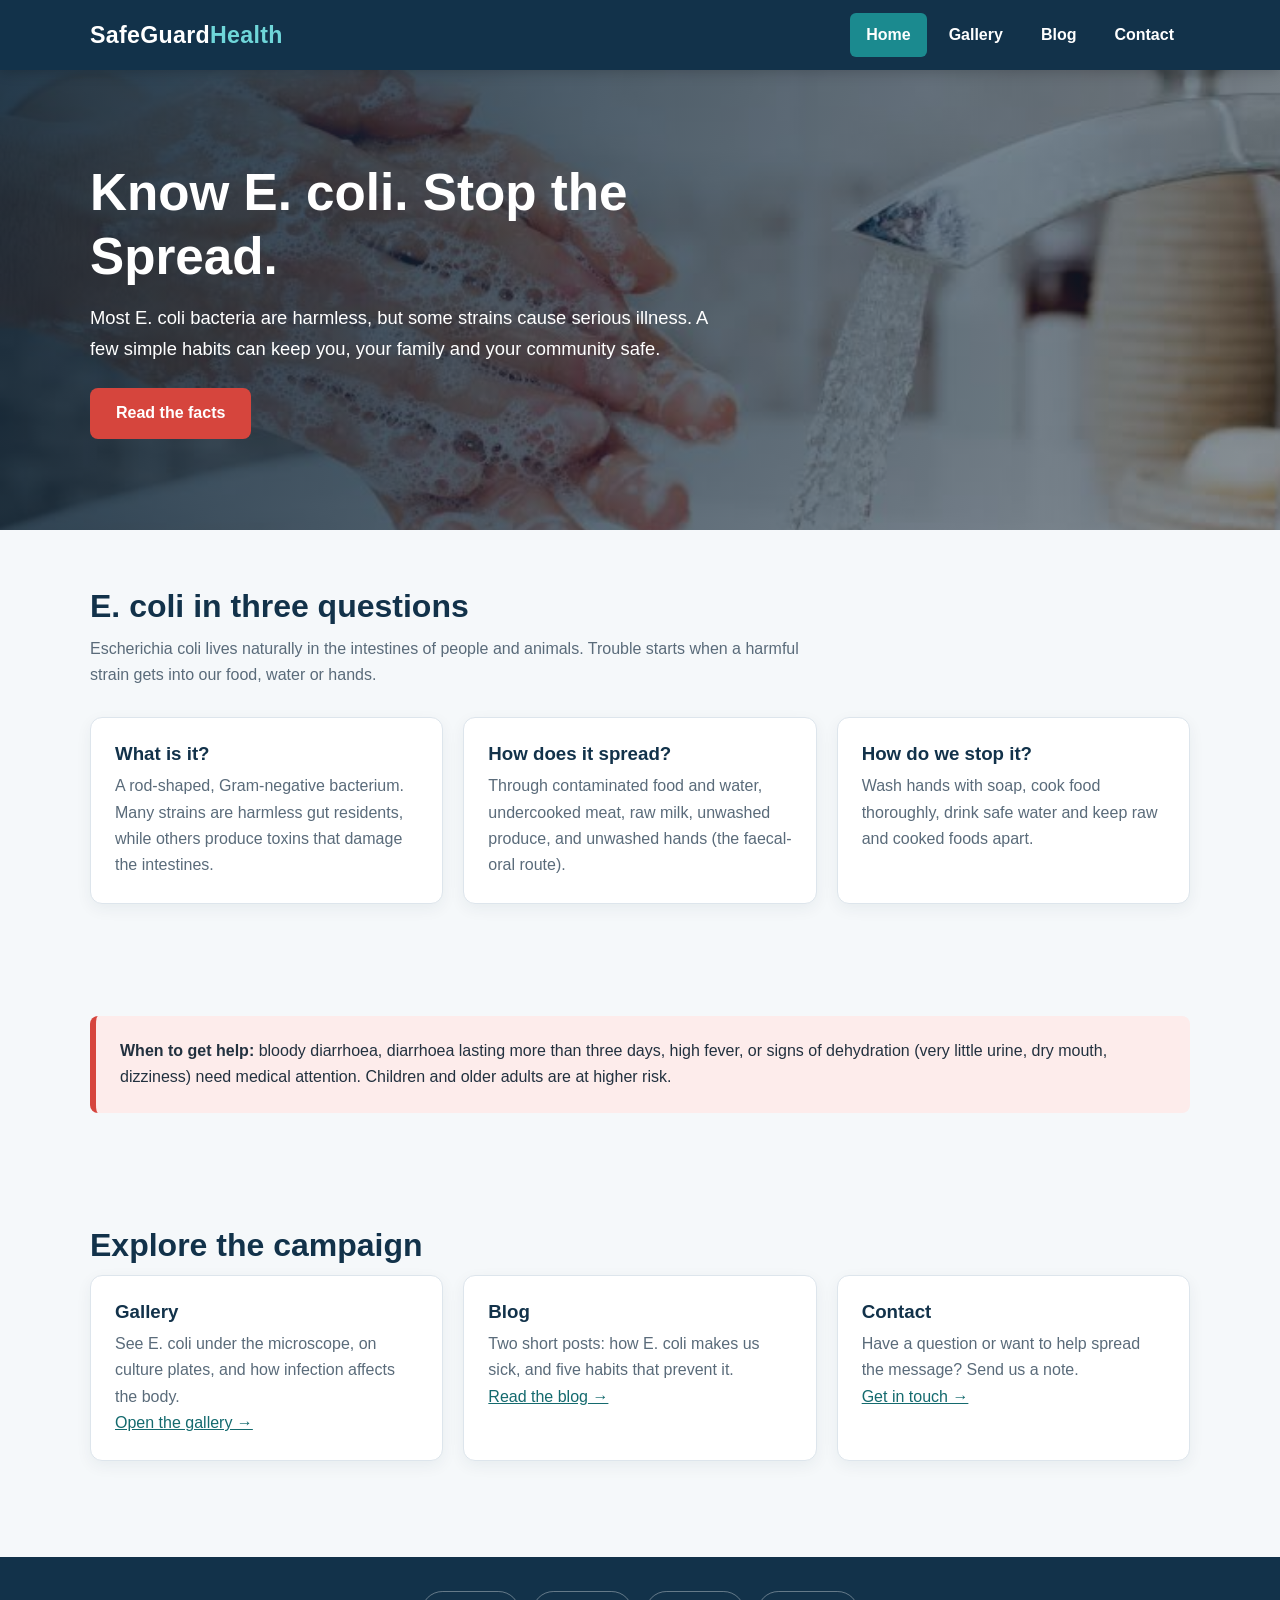
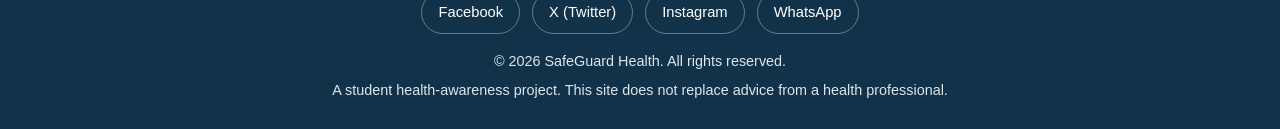
<file: index.html>
<!DOCTYPE html>
<html lang="en">
<head>
    <meta charset="UTF-8">
    <meta name="viewport" content="width=device-width, initial-scale=1.0">
    <meta name="description" content="An E. coli awareness campaign: what it is, how it spreads and how to prevent it.">
    <title>Home | SafeGuard Health</title>
    <link rel="stylesheet" href="style.css">
</head>
<body>

    <header class="site-header">
        <div class="header-inner">
            <a href="index.html" class="logo">SafeGuard<span>Health</span></a>

            <button class="menu-toggle" id="menu-toggle" type="button"
                    aria-label="Open navigation menu" aria-expanded="false"
                    aria-controls="nav-links">&#9776;</button>

            <nav aria-label="Main navigation">
                <ul class="nav-links" id="nav-links">
                <li><a href="index.html" class="active" aria-current="page">Home</a></li>
                <li><a href="gallery.html">Gallery</a></li>
                <li><a href="blog.html">Blog</a></li>
                <li><a href="contact.html">Contact</a></li>
                </ul>
            </nav>
        </div>
    </header>

    <main>

        <section class="hero">
            <div class="container">
                <h1>Know E. coli. Stop the Spread.</h1>
                <p>Most E. coli bacteria are harmless, but some strains cause serious illness.
                   A few simple habits can keep you, your family and your community safe.</p>
                <a class="btn" href="blog.html">Read the facts</a>
            </div>
        </section>

        <section class="section">
            <div class="container">
                <h2>E. coli in three questions</h2>
                <p class="section-intro">Escherichia coli lives naturally in the intestines of people and animals.
                   Trouble starts when a harmful strain gets into our food, water or hands.</p>

                <div class="card-grid">
                    <article class="card">
                        <h3>What is it?</h3>
                        <p>A rod-shaped, Gram-negative bacterium. Many strains are harmless gut residents,
                           while others produce toxins that damage the intestines.</p>
                    </article>
                    <article class="card">
                        <h3>How does it spread?</h3>
                        <p>Through contaminated food and water, undercooked meat, raw milk, unwashed produce,
                           and unwashed hands (the faecal-oral route).</p>
                    </article>
                    <article class="card">
                        <h3>How do we stop it?</h3>
                        <p>Wash hands with soap, cook food thoroughly, drink safe water and keep raw and
                           cooked foods apart.</p>
                    </article>
                </div>
            </div>
        </section>

        <section class="section">
            <div class="container">
                <div class="highlight">
                    <p><strong>When to get help:</strong> bloody diarrhoea, diarrhoea lasting more than three days,
                       high fever, or signs of dehydration (very little urine, dry mouth, dizziness) need
                       medical attention. Children and older adults are at higher risk.</p>
                </div>
            </div>
        </section>

        <section class="section">
            <div class="container">
                <h2>Explore the campaign</h2>
                <div class="card-grid">
                    <article class="card">
                        <h3>Gallery</h3>
                        <p>See E. coli under the microscope, on culture plates, and how infection affects the body.</p>
                        <p><a href="gallery.html">Open the gallery &rarr;</a></p>
                    </article>
                    <article class="card">
                        <h3>Blog</h3>
                        <p>Two short posts: how E. coli makes us sick, and five habits that prevent it.</p>
                        <p><a href="blog.html">Read the blog &rarr;</a></p>
                    </article>
                    <article class="card">
                        <h3>Contact</h3>
                        <p>Have a question or want to help spread the message? Send us a note.</p>
                        <p><a href="contact.html">Get in touch &rarr;</a></p>
                    </article>
                </div>
            </div>
        </section>
    </main>

    <footer class="site-footer">
        <div class="container">
            <ul class="social-links">
                <li><a href="https://www.facebook.com/" target="_blank" rel="noopener">Facebook</a></li>
                <li><a href="https://x.com/" target="_blank" rel="noopener">X (Twitter)</a></li>
                <li><a href="https://www.instagram.com/" target="_blank" rel="noopener">Instagram</a></li>
                <li><a href="https://wa.me/" target="_blank" rel="noopener">WhatsApp</a></li>
            </ul>
            <p>&copy; 2026 SafeGuard Health. All rights reserved.</p>
            <p>A student health-awareness project. This site does not replace advice from a health professional.</p>
        </div>
    </footer>

    <script src="script.js"></script>
</body>
</html>
</file>
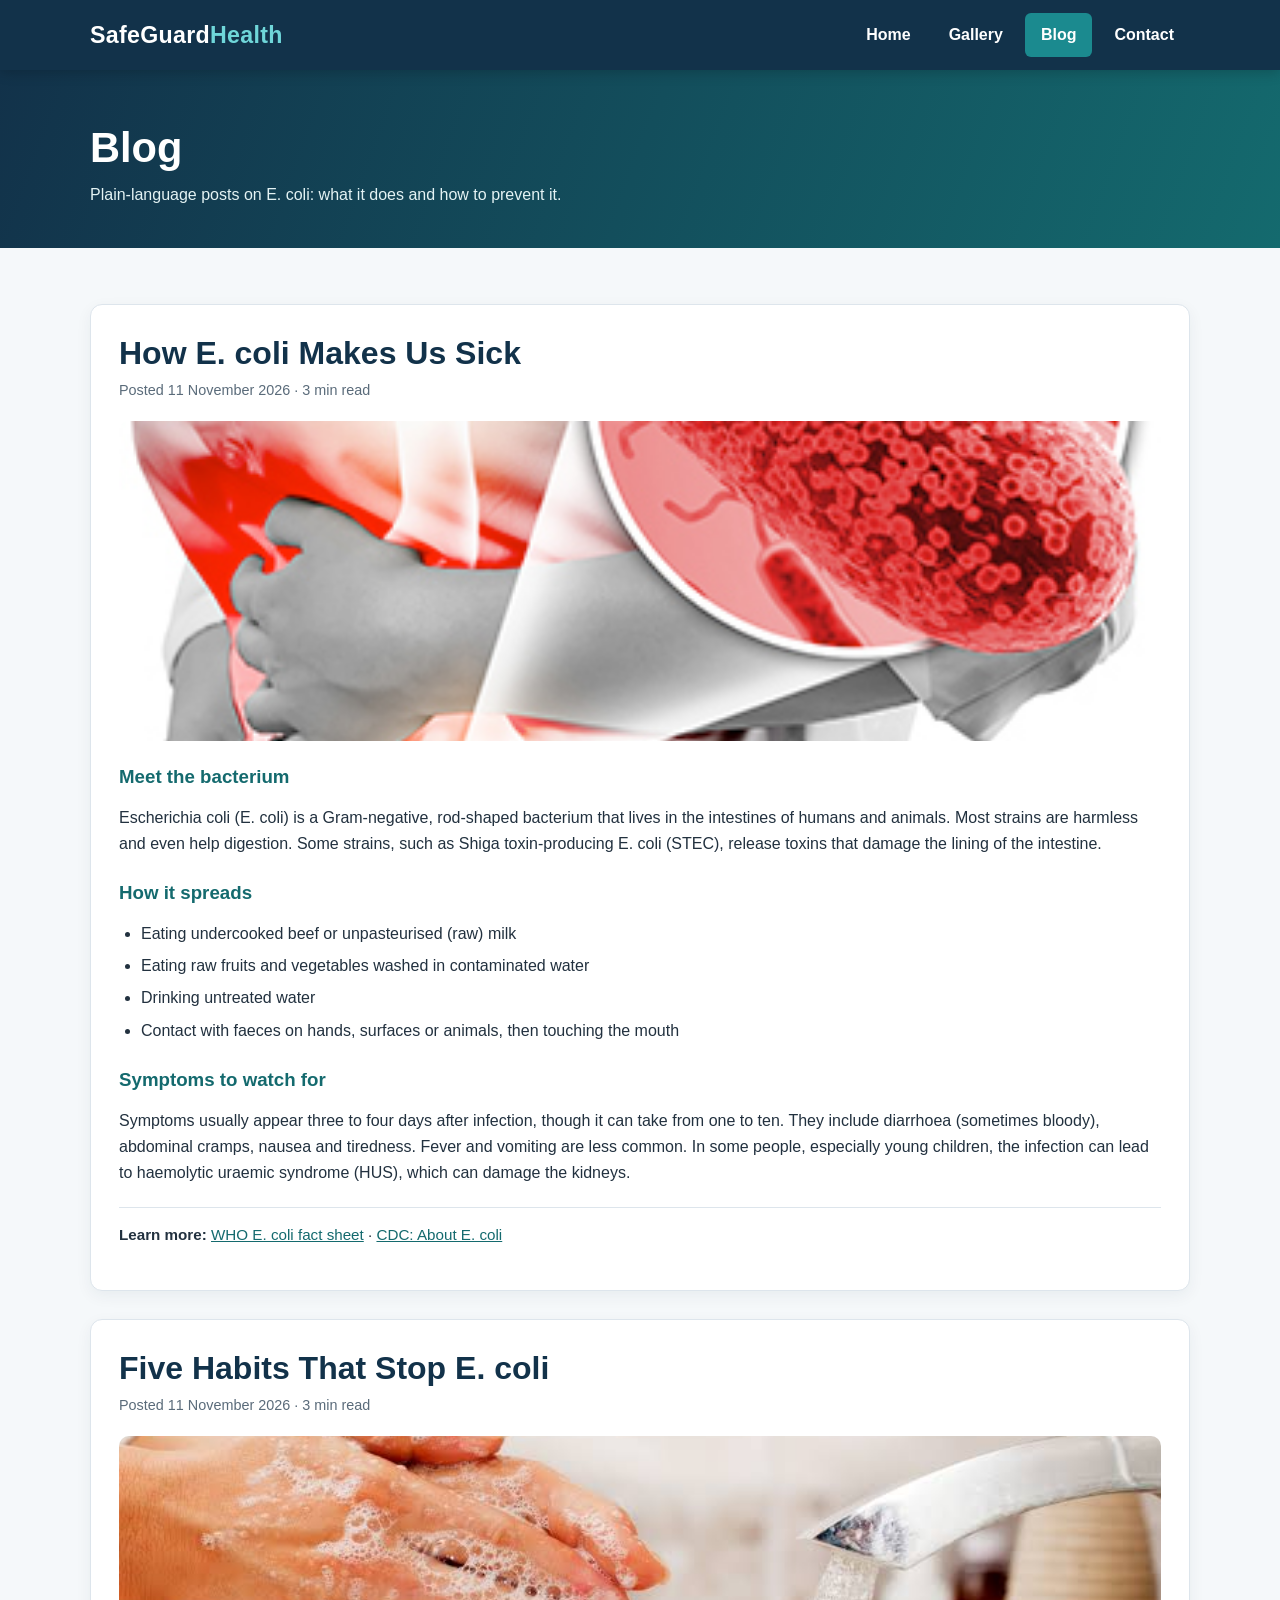
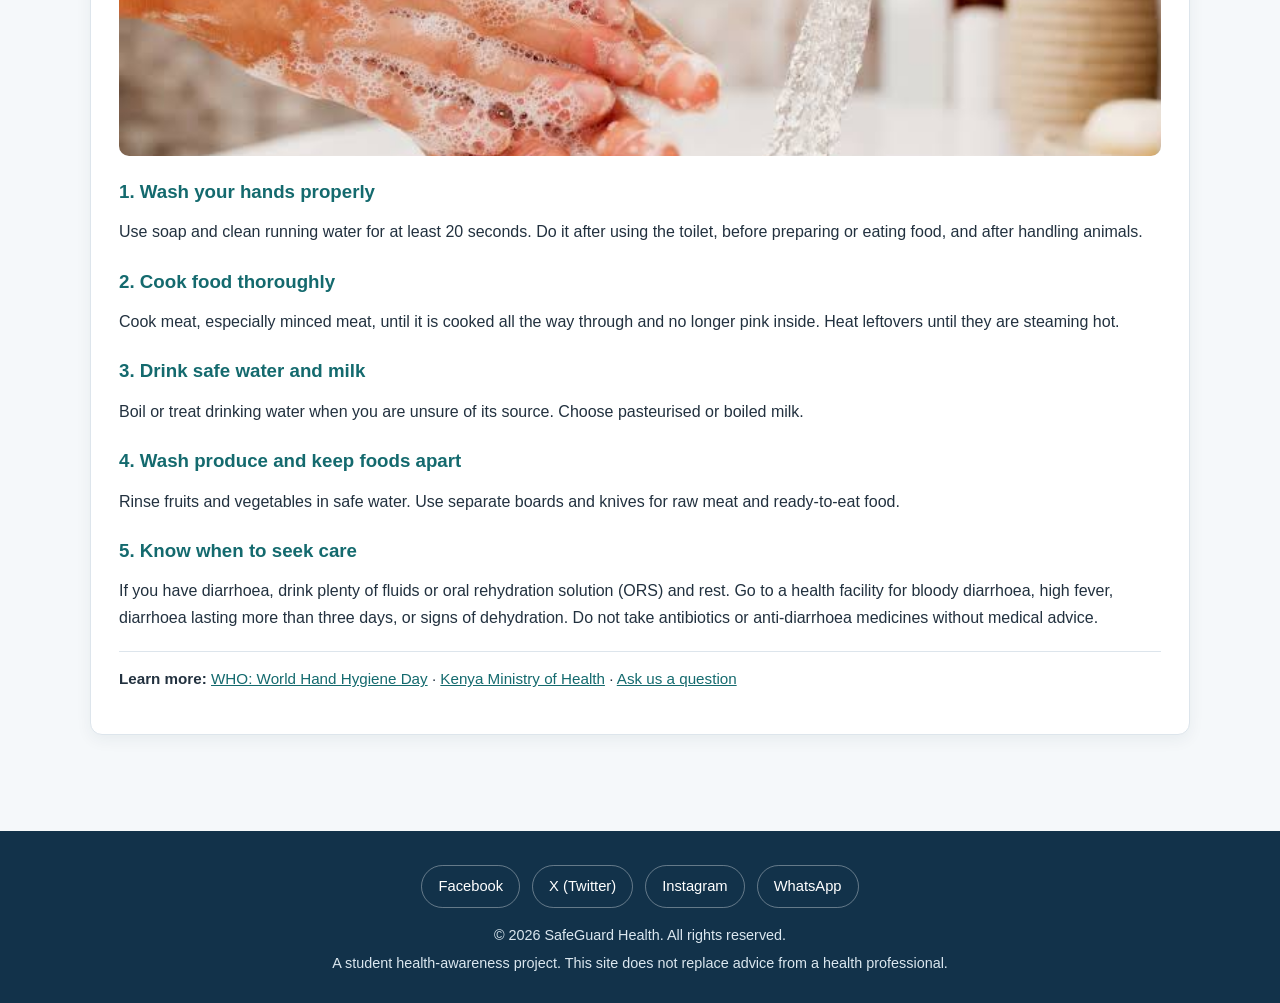
<file: blog.html>
<!DOCTYPE html>
<html lang="en">
<head>
    <meta charset="UTF-8">
    <meta name="viewport" content="width=device-width, initial-scale=1.0">
    <meta name="description" content="Two blog posts on how E. coli causes illness and five habits that prevent it.">
    <title>Blog | SafeGuard Health</title>
    <link rel="stylesheet" href="style.css">
</head>
<body>

    <header class="site-header">
        <div class="header-inner">
            <a href="index.html" class="logo">SafeGuard<span>Health</span></a>

            <button class="menu-toggle" id="menu-toggle" type="button"
                    aria-label="Open navigation menu" aria-expanded="false"
                    aria-controls="nav-links">&#9776;</button>

            <nav aria-label="Main navigation">
                <ul class="nav-links" id="nav-links">
                <li><a href="index.html">Home</a></li>
                <li><a href="gallery.html">Gallery</a></li>
                <li><a href="blog.html" class="active" aria-current="page">Blog</a></li>
                <li><a href="contact.html">Contact</a></li>
                </ul>
            </nav>
        </div>
    </header>

    <main>

        <section class="page-banner">
            <div class="container">
                <h1>Blog</h1>
                <p>Plain-language posts on E. coli: what it does and how to prevent it.</p>
            </div>
        </section>

        <section class="section">
            <div class="container blog-layout">

                <article class="post" id="post-1">
                    <h2>How E. coli Makes Us Sick</h2>
                    <p class="meta">Posted 11 November 2026 &middot; 3 min read</p>
                    <img src="images/ecoli-abdominal-pain.jpg" alt="Illustration of E. coli bacteria and abdominal pain">

                    <h3>Meet the bacterium</h3>
                    <p>Escherichia coli (E. coli) is a Gram-negative, rod-shaped bacterium that lives in the
                       intestines of humans and animals. Most strains are harmless and even help digestion.
                       Some strains, such as Shiga toxin-producing E. coli (STEC), release toxins that damage
                       the lining of the intestine.</p>

                    <h3>How it spreads</h3>
                    <ul>
                        <li>Eating undercooked beef or unpasteurised (raw) milk</li>
                        <li>Eating raw fruits and vegetables washed in contaminated water</li>
                        <li>Drinking untreated water</li>
                        <li>Contact with faeces on hands, surfaces or animals, then touching the mouth</li>
                    </ul>

                    <h3>Symptoms to watch for</h3>
                    <p>Symptoms usually appear three to four days after infection, though it can take from one to
                       ten. They include diarrhoea (sometimes bloody), abdominal cramps, nausea and tiredness.
                       Fever and vomiting are less common. In some people, especially young children, the
                       infection can lead to haemolytic uraemic syndrome (HUS), which can damage the kidneys.</p>

                    <p class="sources"><strong>Learn more:</strong>
                       <a href="https://www.who.int/news-room/fact-sheets/detail/e-coli" target="_blank" rel="noopener">WHO E. coli fact sheet</a> &middot;
                       <a href="https://www.cdc.gov/ecoli/" target="_blank" rel="noopener">CDC: About E. coli</a></p>
                </article>

                <article class="post" id="post-2">
                    <h2>Five Habits That Stop E. coli</h2>
                    <p class="meta">Posted 11 November 2026 &middot; 3 min read</p>
                    <img src="images/handwashing.jpg" alt="Soapy hands under a running tap">

                    <h3>1. Wash your hands properly</h3>
                    <p>Use soap and clean running water for at least 20 seconds. Do it after using the toilet,
                       before preparing or eating food, and after handling animals.</p>

                    <h3>2. Cook food thoroughly</h3>
                    <p>Cook meat, especially minced meat, until it is cooked all the way through and no longer pink
                       inside. Heat leftovers until they are steaming hot.</p>

                    <h3>3. Drink safe water and milk</h3>
                    <p>Boil or treat drinking water when you are unsure of its source. Choose pasteurised or boiled milk.</p>

                    <h3>4. Wash produce and keep foods apart</h3>
                    <p>Rinse fruits and vegetables in safe water. Use separate boards and knives for raw meat and
                       ready-to-eat food.</p>

                    <h3>5. Know when to seek care</h3>
                    <p>If you have diarrhoea, drink plenty of fluids or oral rehydration solution (ORS) and rest.
                       Go to a health facility for bloody diarrhoea, high fever, diarrhoea lasting more than three
                       days, or signs of dehydration. Do not take antibiotics or anti-diarrhoea medicines without
                       medical advice.</p>

                    <p class="sources"><strong>Learn more:</strong>
                       <a href="https://www.who.int/campaigns/world-hand-hygiene-day" target="_blank" rel="noopener">WHO: World Hand Hygiene Day</a> &middot;
                       <a href="https://www.health.go.ke/" target="_blank" rel="noopener">Kenya Ministry of Health</a> &middot;
                       <a href="contact.html">Ask us a question</a></p>
                </article>

            </div>
        </section>
    </main>

    <footer class="site-footer">
        <div class="container">
            <ul class="social-links">
                <li><a href="https://www.facebook.com/" target="_blank" rel="noopener">Facebook</a></li>
                <li><a href="https://x.com/" target="_blank" rel="noopener">X (Twitter)</a></li>
                <li><a href="https://www.instagram.com/" target="_blank" rel="noopener">Instagram</a></li>
                <li><a href="https://wa.me/" target="_blank" rel="noopener">WhatsApp</a></li>
            </ul>
            <p>&copy; 2026 SafeGuard Health. All rights reserved.</p>
            <p>A student health-awareness project. This site does not replace advice from a health professional.</p>
        </div>
    </footer>

    <script src="script.js"></script>
</body>
</html>
</file>
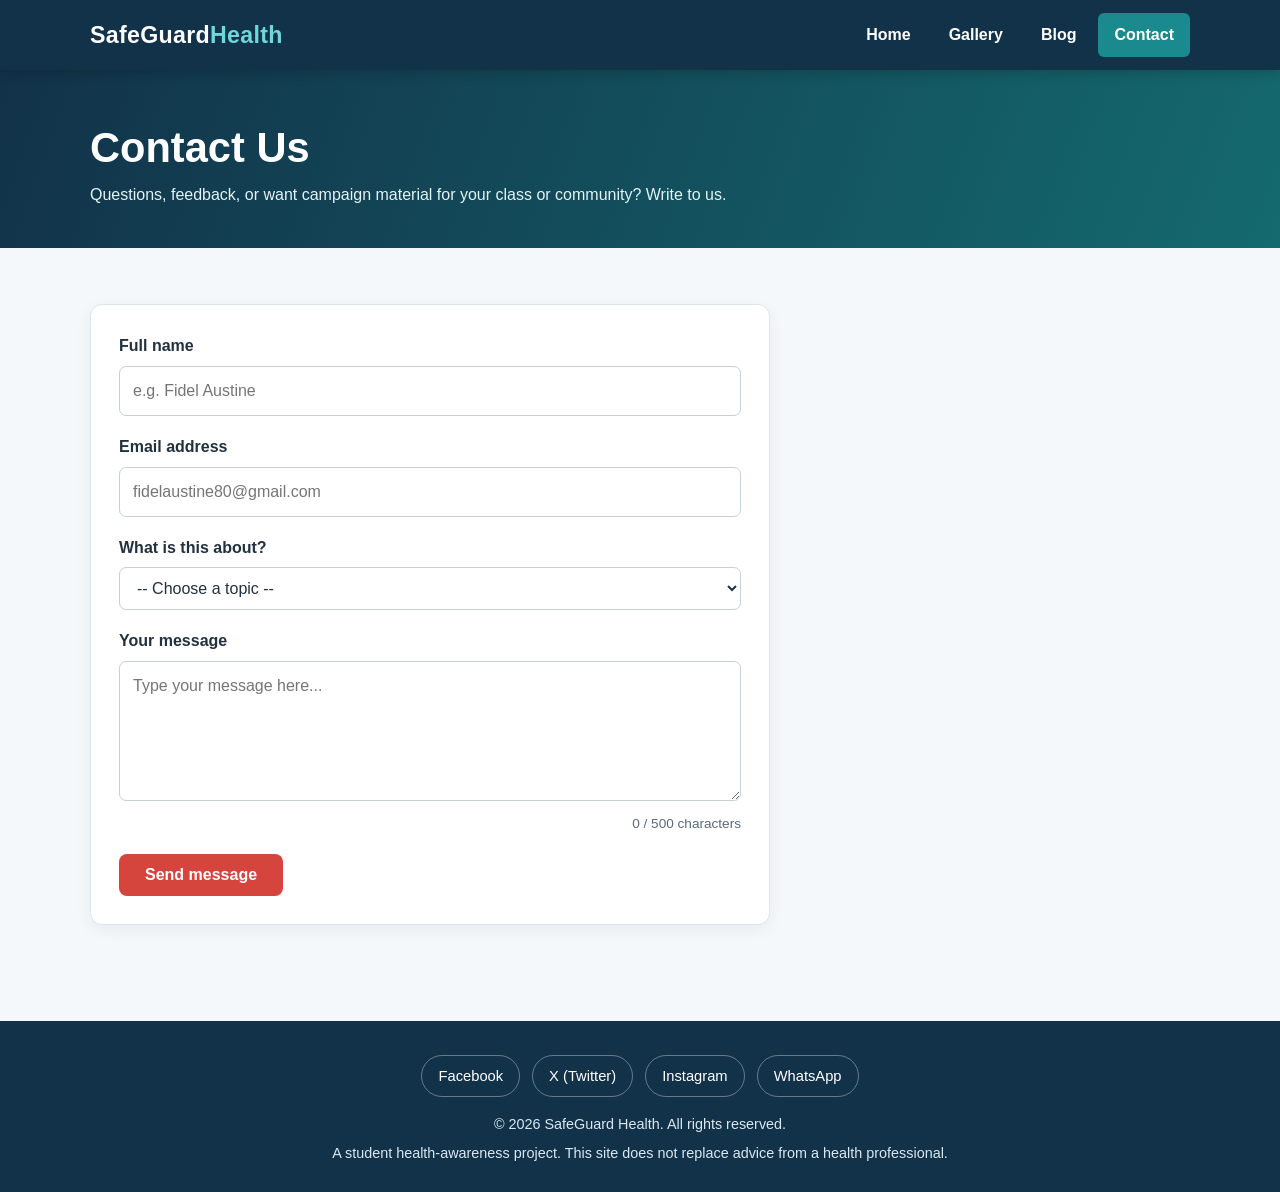
<file: contact.html>
<!DOCTYPE html>
<html lang="en">
<head>
    <meta charset="UTF-8">
    <meta name="viewport" content="width=device-width, initial-scale=1.0">
    <meta name="description" content="Contact the SafeGuard Health E. coli awareness campaign.">
    <title>Contact | SafeGuard Health</title>
    <link rel="stylesheet" href="style.css">
</head>
<body>

    <header class="site-header">
        <div class="header-inner">
            <a href="index.html" class="logo">SafeGuard<span>Health</span></a>

            <button class="menu-toggle" id="menu-toggle" type="button"
                    aria-label="Open navigation menu" aria-expanded="false"
                    aria-controls="nav-links">&#9776;</button>

            <nav aria-label="Main navigation">
                <ul class="nav-links" id="nav-links">
                <li><a href="index.html">Home</a></li>
                <li><a href="gallery.html">Gallery</a></li>
                <li><a href="blog.html">Blog</a></li>
                <li><a href="contact.html" class="active" aria-current="page">Contact</a></li>
                </ul>
            </nav>
        </div>
    </header>

    <main>

        <section class="page-banner">
            <div class="container">
                <h1>Contact Us</h1>
                <p>Questions, feedback, or want campaign material for your class or community? Write to us.</p>
            </div>
        </section>

        <section class="section">
            <div class="container">
                <div class="form-wrap">
                    <form id="contact-form" novalidate>

                        <div class="form-group">
                            <label for="name">Full name</label>
                            <input type="text" id="name" name="name" placeholder="e.g. Fidel Austine" autocomplete="name">
                            <div class="error-msg">Please enter your name (at least 2 characters).</div>
                        </div>

                        <div class="form-group">
                            <label for="email">Email address</label>
                            <input type="email" id="email" name="email" placeholder="fidelaustine80@gmail.com" autocomplete="email">
                            <div class="error-msg">Please enter a valid email address.</div>
                        </div>

                        <div class="form-group">
                            <label for="topic">What is this about?</label>
                            <select id="topic" name="topic">
                                <option value="">-- Choose a topic --</option>
                                <option>A question about E. coli</option>
                                <option>Campaign material request</option>
                                <option>Feedback on the website</option>
                                <option>Other</option>
                            </select>
                            <div class="error-msg">Please choose a topic.</div>
                        </div>

                        <div class="form-group">
                            <label for="message">Your message</label>
                            <textarea id="message" name="message" maxlength="500" placeholder="Type your message here..."></textarea>
                            <div class="char-count" id="char-count">0 / 500 characters</div>
                            <div class="error-msg">Please write a message (at least 10 characters).</div>
                        </div>

                        <button type="submit" class="btn">Send message</button>
                        <div class="form-success" id="form-success" role="status"></div>
                    </form>
                </div>
            </div>
        </section>
    </main>

    <footer class="site-footer">
        <div class="container">
            <ul class="social-links">
                <li><a href="https://www.facebook.com/" target="_blank" rel="noopener">Facebook</a></li>
                <li><a href="https://x.com/" target="_blank" rel="noopener">X (Twitter)</a></li>
                <li><a href="https://www.instagram.com/" target="_blank" rel="noopener">Instagram</a></li>
                <li><a href="https://wa.me/" target="_blank" rel="noopener">WhatsApp</a></li>
            </ul>
            <p>&copy; 2026 SafeGuard Health. All rights reserved.</p>
            <p>A student health-awareness project. This site does not replace advice from a health professional.</p>
        </div>
    </footer>

    <script src="script.js"></script>
</body>
</html>
</file>
<file: style.css>
/* =========================================
   SAFEGUARD HEALTH — E. coli Awareness
   One external stylesheet shared by all pages
   ========================================= */

:root {
    --navy: #12324a;
    --teal: #1b8a8f;
    --teal-dark: #146a6e;
    --coral: #d6453d;
    --bg: #f5f8fa;
    --text: #22313f;
    --muted: #5a6b7a;
    --card: #ffffff;
    --border: #dde5ec;
}

* { box-sizing: border-box; }

html { scroll-behavior: smooth; }

body {
    margin: 0;
    font-family: Arial, Helvetica, sans-serif;
    color: var(--text);
    background: var(--bg);
    line-height: 1.65;
}

img { max-width: 100%; display: block; }
a { color: var(--teal-dark); }
h1, h2, h3 { color: var(--navy); line-height: 1.25; }

.container { width: min(1100px, 90%); margin: 0 auto; }

/* ---------- HEADER + NAVIGATION ---------- */
.site-header {
    position: sticky;
    top: 0;
    z-index: 100;
    background: var(--navy);
    box-shadow: 0 3px 12px rgba(0, 0, 0, .18);
}
.header-inner {
    width: min(1100px, 92%);
    min-height: 70px;
    margin: 0 auto;
    display: flex;
    align-items: center;
    justify-content: space-between;
    gap: 16px;
}
.logo {
    color: #fff;
    text-decoration: none;
    font-size: 1.45rem;
    font-weight: 800;
    letter-spacing: .3px;
}
.logo span { color: #6fd6d9; }

.menu-toggle {
    display: none;
    background: transparent;
    color: #fff;
    border: 1px solid rgba(255, 255, 255, .4);
    border-radius: 8px;
    padding: 6px 12px;
    font-size: 1.4rem;
    cursor: pointer;
}

.nav-links {
    display: flex;
    gap: 6px;
    margin: 0;
    padding: 0;
    list-style: none;
}
.nav-links a {
    display: block;
    padding: 9px 16px;
    border-radius: 6px;
    color: #fff;
    text-decoration: none;
    font-weight: 600;
    transition: background .2s ease, color .2s ease;
}
.nav-links a:hover { background: #fff; color: var(--navy); }
.nav-links a.active { background: var(--teal); }

/* ---------- HERO ---------- */
.hero {
    min-height: 460px;
    display: flex;
    align-items: center;
    color: #fff;
    background:
        linear-gradient(110deg, rgba(10, 35, 55, .88), rgba(10, 35, 55, .45)),
        url("images/handwashing.jpg") center / cover no-repeat;
}
.hero h1 {
    color: #fff;
    max-width: 700px;
    margin: 0 0 14px;
    font-size: clamp(2rem, 5vw, 3.2rem);
}
.hero p { max-width: 640px; margin: 0 0 24px; font-size: 1.15rem; }

.page-banner {
    padding: 52px 0 40px;
    color: #fff;
    background: linear-gradient(110deg, var(--navy), var(--teal-dark));
}
.page-banner h1 { color: #fff; margin: 0 0 8px; font-size: clamp(1.8rem, 4vw, 2.6rem); }
.page-banner p { margin: 0; max-width: 680px; color: #e4f3f4; }

.btn {
    display: inline-block;
    padding: 12px 26px;
    border: 0;
    border-radius: 8px;
    background: var(--coral);
    color: #fff;
    font-size: 1rem;
    font-weight: 700;
    text-decoration: none;
    cursor: pointer;
    transition: background .2s ease, transform .2s ease;
}
.btn:hover { background: #b9362f; transform: translateY(-2px); }

/* ---------- SECTIONS + CARDS ---------- */
.section { padding: 56px 0; }
.section h2 { margin: 0 0 10px; font-size: clamp(1.5rem, 3vw, 2rem); }
.section-intro { max-width: 720px; margin: 0 0 28px; color: var(--muted); }

.card-grid {
    display: grid;
    grid-template-columns: 1fr;
    gap: 20px;
}
.card {
    padding: 24px;
    background: var(--card);
    border: 1px solid var(--border);
    border-radius: 12px;
    box-shadow: 0 5px 16px rgba(18, 50, 74, .06);
}
.card h3 { margin: 0 0 8px; }
.card p { margin: 0; color: var(--muted); }
.card .icon { font-size: 2rem; margin-bottom: 6px; }

.highlight {
    padding: 22px 24px;
    border-left: 6px solid var(--coral);
    border-radius: 8px;
    background: #fdeceb;
}
.highlight p { margin: 0; }

/* ---------- GALLERY (GRID) ---------- */
.gallery-grid {
    display: grid;
    grid-template-columns: 1fr;
    gap: 22px;
}
.gallery-item {
    margin: 0;
    overflow: hidden;
    background: var(--card);
    border: 1px solid var(--border);
    border-radius: 12px;
    box-shadow: 0 5px 16px rgba(18, 50, 74, .07);
    transition: transform .25s ease, box-shadow .25s ease;
}
.gallery-item:hover { transform: translateY(-5px); box-shadow: 0 12px 26px rgba(18, 50, 74, .15); }
.gallery-item img { width: 100%; aspect-ratio: 1 / 1; object-fit: cover; }
.gallery-item figcaption { padding: 14px 16px 16px; font-size: .95rem; color: var(--muted); }
.gallery-item figcaption strong { display: block; margin-bottom: 4px; color: var(--navy); font-size: 1.05rem; }
.credit-note { margin-top: 26px; font-size: .9rem; color: var(--muted); }

/* ---------- BLOG ---------- */
.blog-layout { display: grid; grid-template-columns: 1fr; gap: 28px; }
.post {
    padding: 28px;
    background: var(--card);
    border: 1px solid var(--border);
    border-radius: 12px;
    box-shadow: 0 5px 16px rgba(18, 50, 74, .06);
}
.post h2 { margin: 0 0 6px; }
.post h3 { margin: 24px 0 6px; color: var(--teal-dark); }
.post .meta { margin: 0 0 18px; font-size: .9rem; color: var(--muted); }
.post img { width: 100%; max-height: 320px; object-fit: cover; margin: 0 0 18px; border-radius: 10px; }
.post ul { padding-left: 22px; }
.post li { margin-bottom: 6px; }
.post .sources { margin-top: 20px; padding-top: 14px; border-top: 1px solid var(--border); font-size: .95rem; }

/* ---------- CONTACT FORM ---------- */
.form-wrap {
    max-width: 680px;
    padding: 28px;
    background: var(--card);
    border: 1px solid var(--border);
    border-radius: 12px;
    box-shadow: 0 5px 16px rgba(18, 50, 74, .06);
}
.form-group { margin-bottom: 18px; }
.form-group label { display: block; margin-bottom: 6px; font-weight: 700; }
.form-group input,
.form-group select,
.form-group textarea {
    width: 100%;
    padding: 11px 13px;
    border: 1px solid #c4d0da;
    border-radius: 7px;
    font: inherit;
    color: var(--text);
    background: #fff;
    transition: border-color .2s ease, box-shadow .2s ease;
}
.form-group textarea { min-height: 140px; resize: vertical; }
.form-group input:focus,
.form-group select:focus,
.form-group textarea:focus {
    outline: none;
    border-color: var(--teal);
    box-shadow: 0 0 0 3px rgba(27, 138, 143, .18);
}
.form-group.invalid input,
.form-group.invalid select,
.form-group.invalid textarea { border-color: var(--coral); }
.error-msg { display: none; margin-top: 5px; color: var(--coral); font-size: .88rem; }
.form-group.invalid .error-msg { display: block; }
.char-count { margin-top: 4px; text-align: right; font-size: .85rem; color: var(--muted); }
.form-success {
    display: none;
    margin-top: 18px;
    padding: 14px 16px;
    border-radius: 8px;
    background: #e3f5ec;
    color: #146c43;
    font-weight: 700;
}
.form-success.show { display: block; }

/* ---------- FOOTER ---------- */
.site-footer {
    margin-top: 40px;
    padding: 34px 0 22px;
    color: #dbe7ef;
    background: var(--navy);
    text-align: center;
}
.social-links {
    display: flex;
    flex-wrap: wrap;
    justify-content: center;
    gap: 12px;
    margin: 0 0 16px;
    padding: 0;
    list-style: none;
}
.social-links a {
    display: inline-block;
    padding: 8px 16px;
    border: 1px solid rgba(255, 255, 255, .35);
    border-radius: 999px;
    color: #fff;
    text-decoration: none;
    font-size: .92rem;
    transition: background .2s ease, color .2s ease;
}
.social-links a:hover { background: #fff; color: var(--navy); }
.site-footer p { margin: 5px 0; font-size: .9rem; }

/* =========================================
   RESPONSIVE
   ========================================= */

/* Tablet: 2 columns */
@media (min-width: 600px) {
    .card-grid,
    .gallery-grid { grid-template-columns: repeat(2, minmax(0, 1fr)); }
}

/* Desktop: 3 columns */
@media (min-width: 900px) {
    .card-grid,
    .gallery-grid { grid-template-columns: repeat(3, minmax(0, 1fr)); }
}

/* Small screens: hamburger menu */
@media (max-width: 799px) {
    .menu-toggle { display: inline-block;
                 margin-left: auto;
                 }

    .nav-links {
        position: absolute;
        top: 100%;
        left: 0;
        right: 0;
        flex-direction: column;
        gap: 0;
        padding: 0 4%;
        background: var(--navy);
        box-shadow: 0 10px 18px rgba(0, 0, 0, .2);
        max-height: 0;
        overflow: hidden;
        transition: max-height .35s ease, padding .35s ease;
    }
    .nav-links.open { max-height: 320px; padding: 8px 4% 16px; }
    .nav-links a { padding: 13px 14px; }
}

/* ---------- GALLERY EXTRAS: infographics + lightbox ---------- */
.gallery-item img { cursor: zoom-in; }
.gallery-item.infographic img { object-fit: contain; background: #fff; }

.lightbox {
    max-width: 96vw;
    padding: 0;
    border: 0;
    background: transparent;
    overflow: visible;
}
.lightbox::backdrop { background: rgba(5, 18, 30, .85); }
.lightbox img { max-width: 96vw; max-height: 88vh; margin: 0 auto; border-radius: 8px; background: #fff; }
.lightbox button {
    position: absolute;
    top: -46px;
    right: 0;
    width: 40px;
    height: 40px;
    border: 0;
    border-radius: 50%;
    background: #fff;
    color: var(--navy);
    font-size: 1.5rem;
    cursor: pointer;
}
</file>
